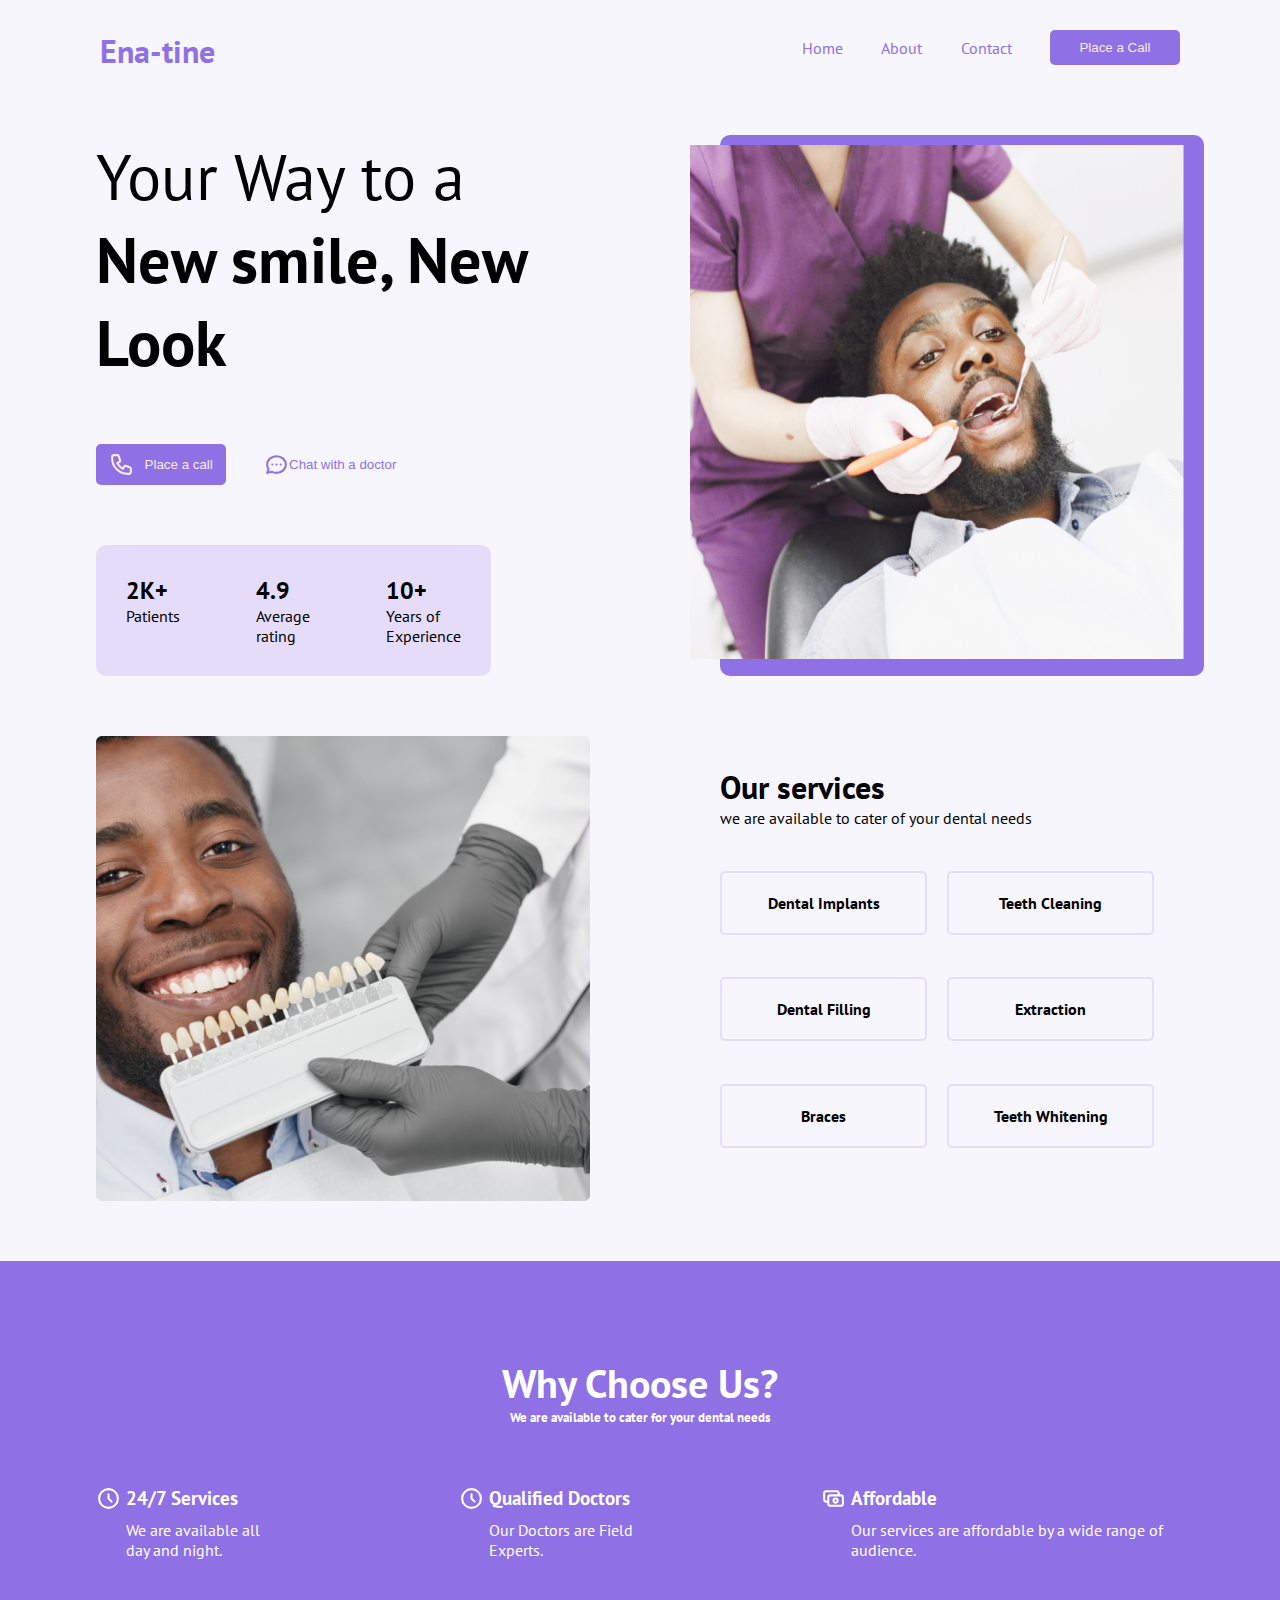
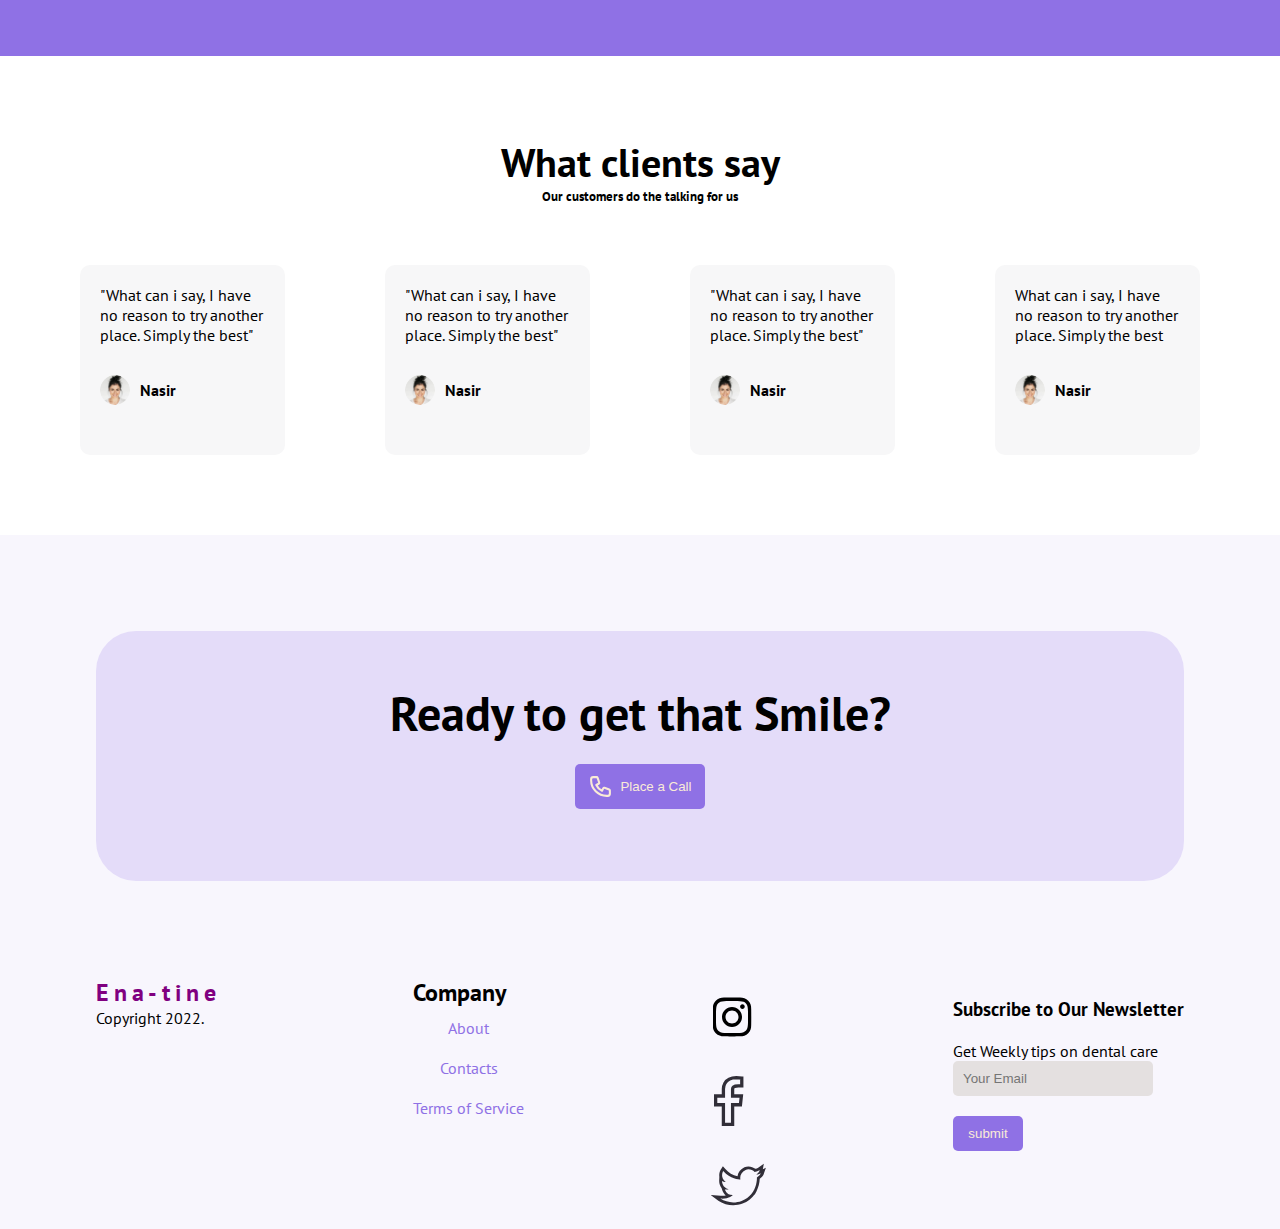
<file: index.html>
<!DOCTYPE html>
<html lang="en">
<head>
    <meta charset="UTF-8">
    <meta http-equiv="X-UA-Compatible" content="IE=edge">
    <meta name="viewport" content="width=device-width, initial-scale=1.0">
    <title>Home</title>
    <link rel="stylesheet" href="styles.css">
    <link rel="icon" href="img/favicon.svg" type="image/x-icon">
</head>
<body>
    <header>
        <h1>Ena-tine</h1>
        <svg id="burger"xmlns="http://www.w3.org/2000/svg" class="h-6 w-6" fill="none" viewBox="0 0 24 24" stroke="currentColor" stroke-width="2">
            <path stroke-linecap="round" stroke-linejoin="round" d="M4 6h16M4 12h16M4 18h16" />
          </svg>
        <nav id="nav">
            
            <a class="nav-link" href="#">Home</a>
            <a class="nav-link" href="about.html">About</a>
            <a class="nav-link" href="contact.html">Contact</a>
            <a class="nav-link" href="tel:09036993478">
                <button class="call-btn">Place a Call</button>
            </a>
        </nav>

        
    </header>
    <main>

    <section id="hero-section">
        <div class="hero-info">
            <h2 class="hero-title">
                <span>Your Way to a </span> New smile, New Look
            </h2>

            <div class="callnchat">
                <a class="call-to" href="tel:09036993478">
                    <button class="call-btn">
                    <svg xmlns="http://www.w3.org/2000/svg" class="h-6 w-6" fill="none" viewBox="0 0 24 24" stroke="currentColor" stroke-width="2">
                        <path stroke-linecap="round" stroke-linejoin="round" d="M3 5a2 2 0 012-2h3.28a1 1 0 01.948.684l1.498 4.493a1 1 0 01-.502 1.21l-2.257 1.13a11.042 11.042 0 005.516 5.516l1.13-2.257a1 1 0 011.21-.502l4.493 1.498a1 1 0 01.684.949V19a2 2 0 01-2 2h-1C9.716 21 3 14.284 3 6V5z" />
                      </svg>

                      <span>Place a call</span>
                </button>
                </a>

                <a class="chat-link" href="chat.html">
                    <button class="chatbtn">
                        <svg xmlns="http://www.w3.org/2000/svg" class="h-6 w-6" fill="none" viewBox="0 0 24 24" stroke="currentColor" stroke-width="2">
                            <path stroke-linecap="round" stroke-linejoin="round" d="M8 12h.01M12 12h.01M16 12h.01M21 12c0 4.418-4.03 8-9 8a9.863 9.863 0 01-4.255-.949L3 20l1.395-3.72C3.512 15.042 3 13.574 3 12c0-4.418 4.03-8 9-8s9 3.582 9 8z" />
                          </svg>

                          <span>Chat with a doctor</span>
                    </button>
                </a>
                
            </div>
            <div class="ratingdiv">
                <ul class="ul-rating">
                    <li>
                        <h2 class="li-rating">2K+</h2>
                        <p>Patients</p>
                    </li>

                    <li>
                        <h2 class="li-rating">4.9</h2>
                        <p>Average <br>rating</p>
                    </li>

                    <li>
                        <h2  class="li-rating">10+</h2>
                        <p>Years of <br>Experience</p>
                    </li>
                </ul>
            </div>
        </div>

        <div class="image-wrapper">
            <div class="div"></div>
            <img src="img/young-african-american-man-guy-visiting-dentist-s-office-prevention-oral-cavity-man-famale-doctor-while-checkup-teeth 1.png" alt="hero image" class="hero-img">
        </div>
    </section>


    <section class="services-section">
        <div class="wrapper">
            <img src="img/man-smiling-while-female-dentist-keeping-range-fillings 1.png" alt="image" class="image1">
        </div>

        <div class="services-wrapper">
            <div class="title-wrapper">
                <h1 class="titl">Our services</h1>
                <p class="subtitle">we are available to cater of your dental needs</p>
            </div>
            
            <p class="service">Dental Implants</p>
            <p class="service">Teeth Cleaning</p>
            <p class="service">Dental Filling</p>
            <p class="service">Extraction</p>
            <p class="service">Braces</p>
            <p class="service">Teeth Whitening</p>
        </div>
    </section>

    <section class="choose-us">
        <h3 class="title">Why Choose Us?
            <p>We are available to cater for your dental needs</p>
        </h3>

        <div class="reason">
            <svg xmlns="http://www.w3.org/2000/svg" class="h-2 w-2" fill="none" viewBox="0 0 24 24" stroke="currentColor" stroke-width="2">
                    <path stroke-linecap="round" stroke-linejoin="round" d="M12 8v4l3 3m6-3a9 9 0 11-18 0 9 9 0 0118 0z" />
                  </svg>
            <h3 class="reason-title">
                 24/7 Services</h3>
            <p class="reason-exp">We are available all<br>  day and night.</p>
        </div>

        <div class="reason">
            <svg xmlns="http://www.w3.org/2000/svg" class="h-2 w-2" fill="none" viewBox="0 0 24 24" stroke="currentColor" stroke-width="2">
                    <path stroke-linecap="round" stroke-linejoin="round" d="M12 8v4l3 3m6-3a9 9 0 11-18 0 9 9 0 0118 0z" />
                  </svg>
            <h3 class="reason-title">Qualified Doctors</h3>
            <p class="reason-exp">Our Doctors are Field<br> Experts.</p>
        </div>

        <div class="reason"><div class="flex">
            <svg xmlns="http://www.w3.org/2000/svg" class="h-6 w-6" fill="none" viewBox="0 0 24 24" stroke="currentColor" stroke-width="2">
                    <path stroke-linecap="round" stroke-linejoin="round" d="M17 9V7a2 2 0 00-2-2H5a2 2 0 00-2 2v6a2 2 0 002 2h2m2 4h10a2 2 0 002-2v-6a2 2 0 00-2-2H9a2 2 0 00-2 2v6a2 2 0 002 2zm7-5a2 2 0 11-4 0 2 2 0 014 0z" />
            </svg>
            
            <h3 class="reason-title"> Affordable</h3></div>
            <p class="reason-exp">Our services are affordable by a wide range of audience.</p>
        </div>
    
    </section>

    <section class="testimony-section">
   
            <h3 class="title">What clients say
                <p>Our customers do the talking for us</p>
            </h3>
        
    
        

        <div class="testimony">
            <p>"What can i say, I have no reason to try another place. Simply the best"</p>

            <div class="profile">
                <img src="img/Ellipse 6.png" alt="profile image" class="profile-img">
                <span class="name">Nasir</span>
            </div>
        </div>

        <div class="testimony">
            <p>"What can i say, I have no reason to try another place. Simply the best"</p>

            <div class="profile">
                <img src="img/Ellipse 6.png" alt="profile image" class="profile-img">
                <span class="name">Nasir</span>
            </div>
        </div>

        <div class="testimony">
            <p>"What can i say, I have no reason to try another place. Simply the best"</p>

            <div class="profile">
                <img src="img/Ellipse 6.png" alt="profile image" class="profile-img">
                <span class="name">Nasir</span>
            </div>
        </div>

        <div class="testimony">
            <p>What can i say, I have no reason to try another place. Simply the best</p>

            <div class="profile">
                <img src="img/Ellipse 6.png" alt="profile image" class="profile-img">
                <span class="name">Nasir</span>
            </div>
        </div>

    </section>

   <center> <div class="ready">
        <h2>Ready to get that Smile?</h2>
        <centre></centre><a href="tel:09036993478"><button class="call-btn">
            <svg xmlns="http://www.w3.org/2000/svg" class="h-6 w-6" fill="none" viewBox="0 0 24 24" stroke="currentColor" stroke-width="2">
                <path stroke-linecap="round" stroke-linejoin="round" d="M3 5a2 2 0 012-2h3.28a1 1 0 01.948.684l1.498 4.493a1 1 0 01-.502 1.21l-2.257 1.13a11.042 11.042 0 005.516 5.516l1.13-2.257a1 1 0 011.21-.502l4.493 1.498a1 1 0 01.684.949V19a2 2 0 01-2 2h-1C9.716 21 3 14.284 3 6V5z" />
              </svg>
            Place a Call
        </button></a></div></center>
</main>

<footer>
    <div class="copyright">
        <h2 class="logo">Ena-tine
            <br>
        </h2>
        <span> Copyright 2022.</span>
    </div>

    <div class="footer-links">
        
    <h2 class="company">Company</h2>
         <a href="about.html">About</a> 
         <a href="contact.html">Contacts</a> 
         <a href="#">Terms of Service</a> 
    </div>

    <div class="socials">

        <div class="social-logo">
            <a href="#"><img src="img/instagram-brands.svg" class="logo" alt="instagram">
        </a></div>

        <div class="social-logo">
            <a href="#"><img src="img/facebook.svg" class="logo" alt="facebook">
        </a></div>

        <div class="social-logo">
          <a href="#"> <img src="img/twitter.svg" class="logo" alt="twitter">
        </a></div>
    </div>

    <div class="subscribe">
        <h3>Subscribe to Our Newsletter</h3>
        <p> Get Weekly tips on dental care</p>

            <label for="Mail">
                <input type="email" id="Mail" placeholder="Your Email">
               <input type="submit" value="submit">
            </label>
        </form>
    </div>
</footer>

<script>

var burger = document.querySelector('#burger');

var nav = document.querySelector('#nav');



burger.addEventListener('click', function(e){

    if(nav.style.display == 'flex'){
        nav.style.display = 'none';
    }else{
        nav.style.display = 'flex';
    }
})

document.addEventListener('click',function(e){
    if(e.target.tagName != 'svg'){
        nav.style.display = "none";
    }
    
    
})
var navlinks = document.querySelectorAll(".nav-link");

navlinks.forEach(function(each){

    each.addEventListener('mouseover',function(e){
        navlinks.forEach(function(eac){
            eac.style.borderColor = 'white';
        })

        each.style.borderColor = ' #8F71E5 ';
    })
})
</script>
</body>
</html>
</file>
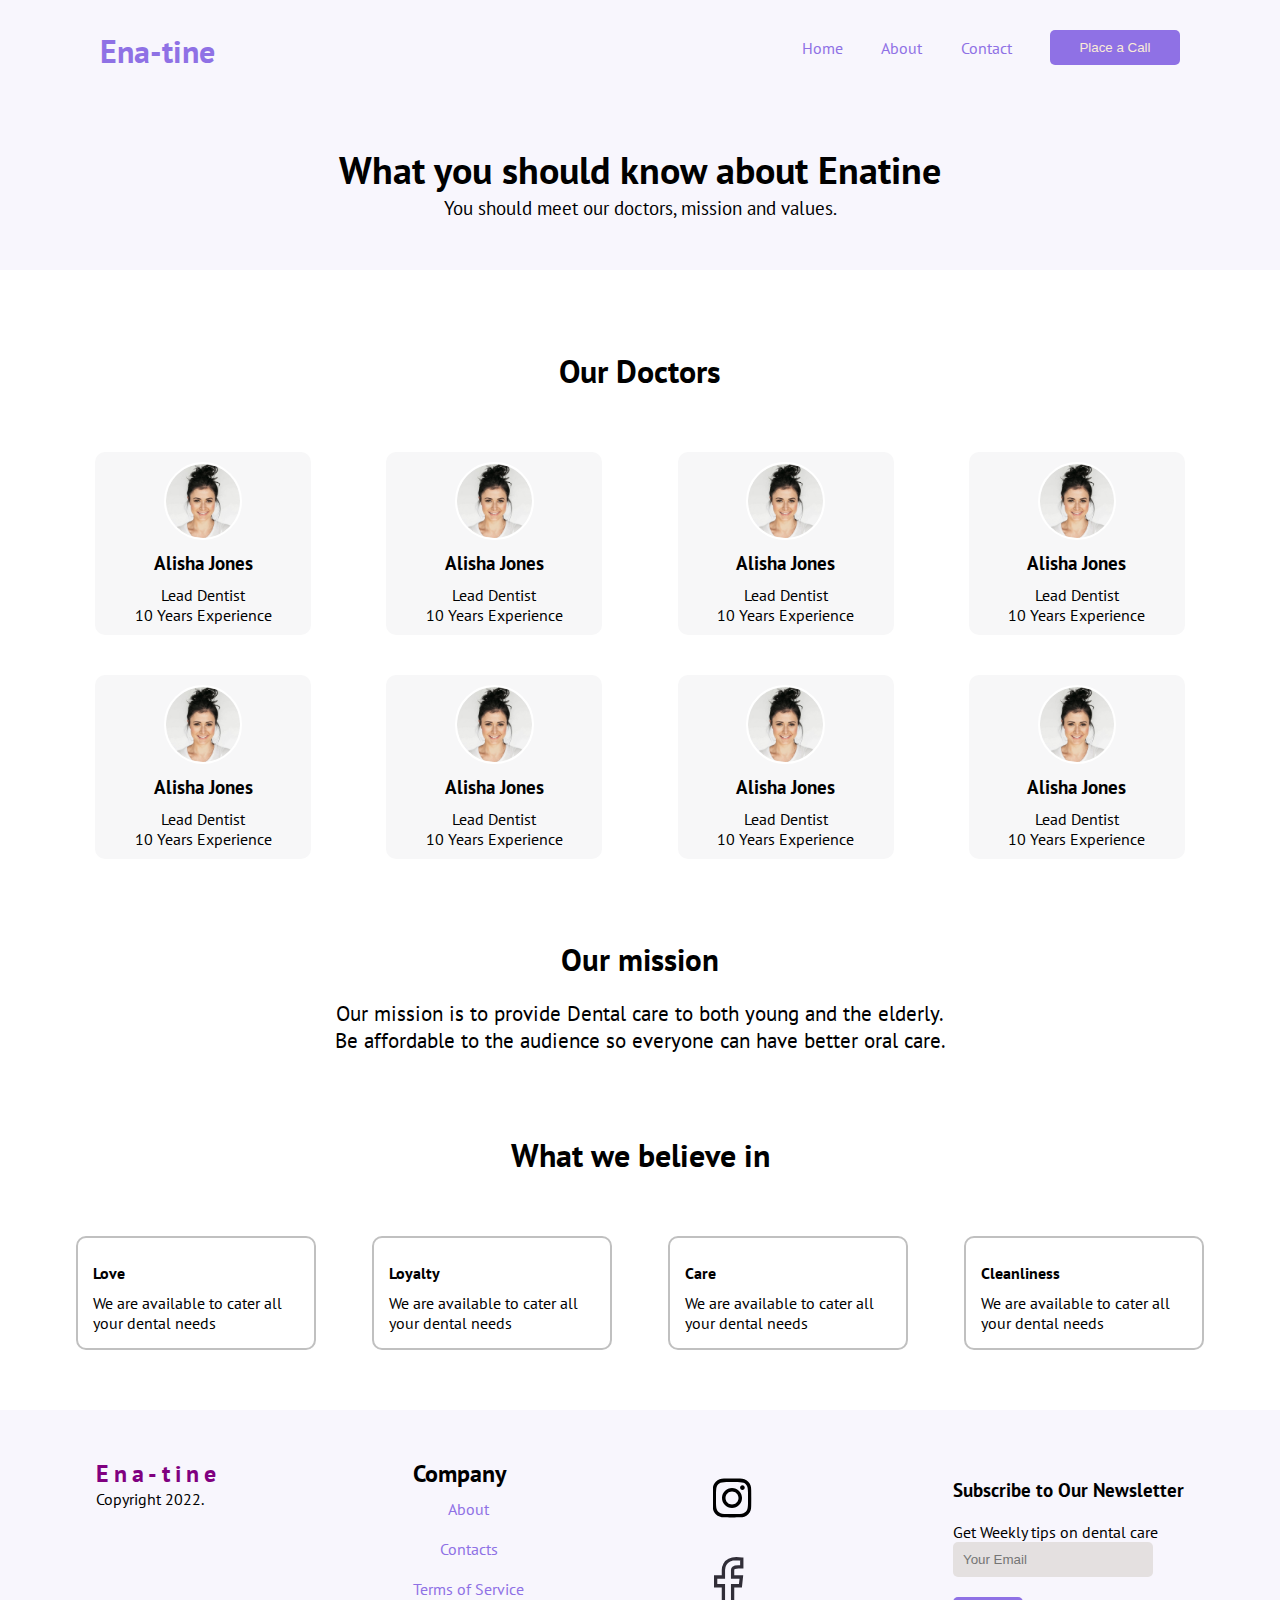
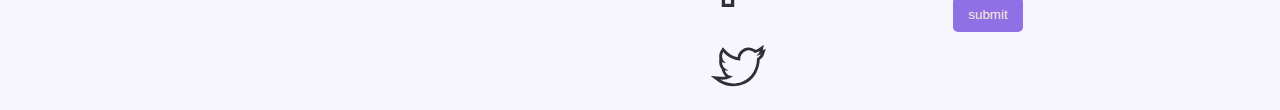
<file: about.html>
<!DOCTYPE html>
<html lang="en">
<head>
    <meta charset="UTF-8">
    <meta http-equiv="X-UA-Compatible" content="IE=edge">
    <meta name="viewport" content="width=device-width, initial-scale=1.0">
    <title>About</title>
    <link rel="icon" href="img/favicon.svg" type="image/x-icon">
    <link rel="stylesheet" href="styles.css">
    <link rel="stylesheet" href="about.css">
</head>
<body>
    <header>
        <h1>Ena-tine</h1>
        <svg id="burger"xmlns="http://www.w3.org/2000/svg" class="h-6 w-6" fill="none" viewBox="0 0 24 24" stroke="currentColor" stroke-width="2">
            <path stroke-linecap="round" stroke-linejoin="round" d="M4 6h16M4 12h16M4 18h16" />
          </svg>
        <nav id="nav">
            
            <a class="nav-link" href="index.html">Home</a>
            <a class="nav-link" href="#">About</a>
            <a class="nav-link" href="contact.html">Contact</a>
            <a class="nav-link" href="tel:09036993478">
                <button class="call-btn">Place a Call</button>
            </a>
        </nav>



    </header>

    <main>
        <div class="intro">
    <h1>What you should know about Enatine</h1>
    <p>You should meet our doctors, mission and values.</p>
</div>

<section class="our-doctors">
    <h2 class="doctor-title">
        Our Doctors
    </h2>
<div class="doctor">
    <img src="img/doctor.png" alt="doctor image">
    <h5 class="doc-name">Alisha Jones</h5>
    <p class="doc-position">
        <div class="position">Lead Dentist</div>
        <div class="experience">10 Years Experience</div>
    </p>
</div>
<div class="doctor">
    <img src="img/doctor.png" alt="doctor image">
    <h5 class="doc-name">Alisha Jones</h5>
    <p class="doc-position">
        <div class="position">Lead Dentist</div>
        <div class="experience">10 Years Experience</div>
    </p>
</div>
<div class="doctor">
    <img src="img/doctor.png" alt="doctor image">
    <h5 class="doc-name">Alisha Jones</h5>
    <p class="doc-position">
        <div class="position">Lead Dentist</div>
        <div class="experience">10 Years Experience</div>
    </p>
</div>
<div class="doctor">
    <img src="img/doctor.png" alt="doctor image">
    <h5 class="doc-name">Alisha Jones</h5>
    <p class="doc-position">
        <div class="position">Lead Dentist</div>
        <div class="experience">10 Years Experience</div>
    </p>
</div>
<div class="doctor">
    <img src="img/doctor.png" alt="doctor image">
    <h5 class="doc-name">Alisha Jones</h5>
    <p class="doc-position">
        <div class="position">Lead Dentist</div>
        <div class="experience">10 Years Experience</div>
    </p>
</div>
<div class="doctor">
    <img src="img/doctor.png" alt="doctor image">
    <h5 class="doc-name">Alisha Jones</h5>
    <p class="doc-position">
        <div class="position">Lead Dentist</div>
        <div class="experience">10 Years Experience</div>
    </p>
</div>
<div class="doctor">
    <img src="img/doctor.png" alt="doctor image">
    <h5 class="doc-name">Alisha Jones</h5>
    <p class="doc-position">
        <div class="position">Lead Dentist</div>
        <div class="experience">10 Years Experience</div>
    </p>
</div>
<div class="doctor">
    <img src="img/doctor.png" alt="doctor image">
    <h5 class="doc-name">Alisha Jones</h5>
    <p class="doc-position">
        <div class="position">Lead Dentist</div>
        <div class="experience">10 Years Experience</div>
    </p>
</div>

</section>

<div class="mission">
<h2>Our mission</h2>
<p>Our mission is to provide Dental care to both 
    young and the elderly.<div> Be affordable to the audience so 
    everyone can have better oral care.</div>
</p>
</div>

<section class="belief">
    <h2 class="belief-title">What we believe in</h2>
    <div class="believes">
        <h4>Love</h4>
        <p>We are available to cater all your dental needs</p>
    </div>
    <div class="believes">
        <h4>Loyalty</h4>
        <p>We are available to cater all your dental needs</p>
    </div>
    <div class="believes">
        <h4>Care</h4>
        <p>We are available to cater all your dental needs</p>
    </div>
    <div class="believes">
        <h4>Cleanliness</h4>
        <p>We are available to cater all your dental needs</p>
    </div>
</section>
</main>


    
<footer>
    <div class="copyright">
        <h2 class="logo">Ena-tine
            <br>
        </h2>
        <span> Copyright 2022.</span>
    </div>

    <div class="footer-links">
        <h2 class="company">Company</h2>
         <a href="about.html">About</a> 
         <a href="contact.html">Contacts</a> 
         <a href="">Terms of Service</a> 
        
        
    </div>

    <div class="socials">

        <div class="social-logo">
            <a href="#"><img src="img/instagram-brands.svg" class="logo" alt="instagram">
        </a></div>

        <div class="social-logo">
            <a href="#"><img src="img/facebook.svg" class="logo" alt="facebook">
        </a></div>

        <div class="social-logo">
          <a href="#"> <img src="img/twitter.svg" class="logo" alt="twitter">
        </a></div>
    </div>

    <div class="subscribe">
        <h3>Subscribe to Our Newsletter</h3>
        <p> Get Weekly tips on dental care</p>

            <label for="Mail">
                <input type="email" id="Mail" placeholder="Your Email">
               <input type="submit" value="submit">
            </label>
        </form>
    </div>
</footer>

<script>

var burger = document.querySelector('#burger');

var nav = document.querySelector('#nav');



burger.addEventListener('click', function(e){

    if(nav.style.display == 'flex'){
        nav.style.display = 'none';
    }else{
        nav.style.display = 'flex';
    }
})

document.addEventListener('click',function(e){
    if(e.target.tagName != 'svg'){
        nav.style.display = "none";
    }
    
    
})
var navlinks = document.querySelectorAll(".nav-link");

navlinks.forEach(function(each){

    each.addEventListener('mouseover',function(e){
        navlinks.forEach(function(eac){
            eac.style.borderColor = 'white';
        })

        each.style.borderColor = ' #8F71E5 ';
    })
})
</script>
</body>
</html>
</file>
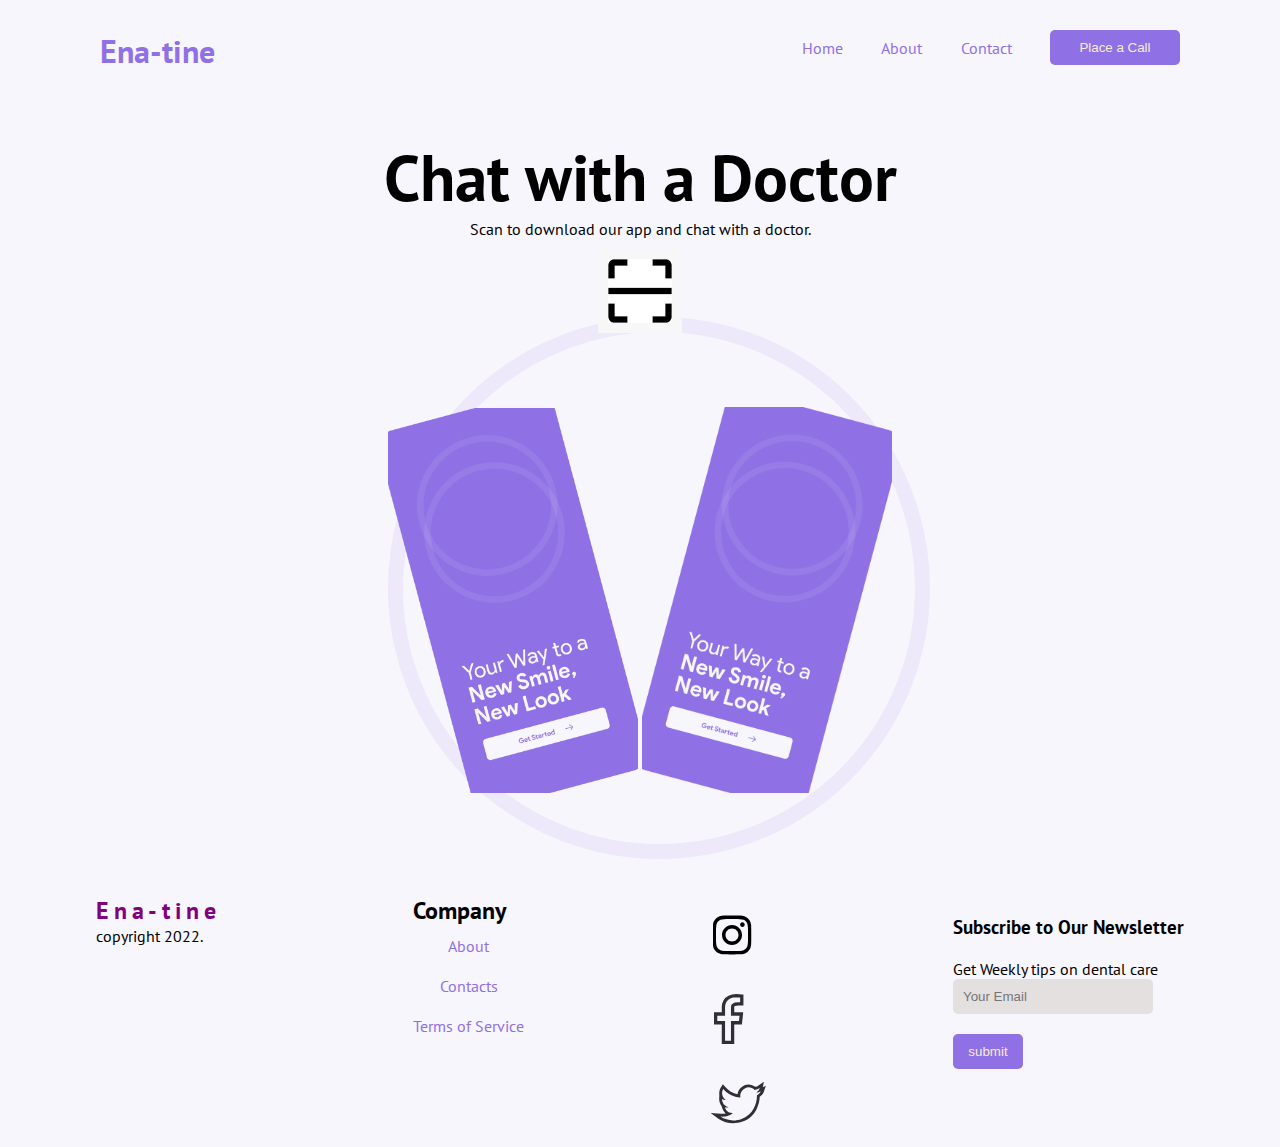
<file: chat.html>
<!DOCTYPE html>
<html lang="en">
<head>
    <meta charset="UTF-8">
    <meta http-equiv="X-UA-Compatible" content="IE=edge">
    <meta name="viewport" content="width=device-width, initial-scale=1.0">
    <title>Chat with a Doctor</title>
    <link rel="icon" href="img/favicon.svg" type="image/x-icon">
    <link rel="stylesheet" href="styles.css">
    <link rel="stylesheet" href="chat.css">
</head>
<body>
    <header>
        <h1>Ena-tine</h1>
        <svg id="burger"xmlns="http://www.w3.org/2000/svg" class="h-6 w-6" fill="none" viewBox="0 0 24 24" stroke="currentColor" stroke-width="2">
            <path stroke-linecap="round" stroke-linejoin="round" d="M4 6h16M4 12h16M4 18h16" />
          </svg>
        <nav id="nav">
            
            <a class="nav-link" href="index.html">Home</a>
            <a class="nav-link" href="about.html">About</a>
            <a class="nav-link" href="contact.html">Contact</a>
            <a class="nav-link" href="tel:09036993478">
                <button class="call-btn">Place a Call</button>
            </a>
        </nav>

        
    </header>
    <main>
        <div class="the-title">
        <h1>Chat with a Doctor</h1>
        <p>Scan to download our app and chat with a doctor.</p>
        <img src="img/Vector.jpg" alt="scan" id="scan">
    </div>

    <div class="screen">
        <img src="img/iPhone 11 Pro Max - 1.png" alt="iphone11">
        <img src="img/iPhone 11 Pro Max - 1 (1).png" alt="iphone11"></div>


   


    </main>

    <footer>
        <div class="copyright">
            <h2 class="logo">Ena-tine
                <br>
            </h2>
            <span> copyright 2022.</span>
        </div>
    
        <div class="footer-links">
            <h2 class="company">Company</h2>
             <a href="about.html">About</a> 
             <a href="contact.html">Contacts</a> 
             <a href="#">Terms of Service</a> 
            
            
        </div>
    
        <div class="socials">
    
            <div class="social-logo">
                <a href="#"><img src="img/instagram-brands.svg" class="logo" alt="instagram">
            </a></div>
    
            <div class="social-logo">
                <a href="#"><img src="img/facebook.svg" class="logo" alt="facebook">
            </a></div>
    
            <div class="social-logo">
              <a href="#"> <img src="img/twitter.svg" class="logo" alt="twitter">
            </a></div>
        </div>
    
        <div class="subscribe">
            <h3>Subscribe to Our Newsletter</h3>
            <p> Get Weekly tips on dental care</p>
    
                <label for="Mail">
                    <input type="email" id="Mail" placeholder="Your Email">
                   <input type="submit" value="submit">
                </label>
            </form>
        </div>
    </footer>
    
    <script>
    
    var burger = document.querySelector('#burger');
    
    var nav = document.querySelector('#nav');
    
    
    
    burger.addEventListener('click', function(e){
    
        if(nav.style.display == 'flex'){
            nav.style.display = 'none';
        }else{
            nav.style.display = 'flex';
        }
    })
    
    document.addEventListener('click',function(e){
        if(e.target.tagName != 'svg'){
            nav.style.display = "none";
        }
        
        
    })
    var navlinks = document.querySelectorAll(".nav-link");
    
    navlinks.forEach(function(each){
    
        each.addEventListener('mouseover',function(e){
            navlinks.forEach(function(eac){
                eac.style.borderColor = 'white';
            })
    
            each.style.borderColor = ' #8F71E5 ';
        })
    })
    </script>
    </body>
    </html>
</file>
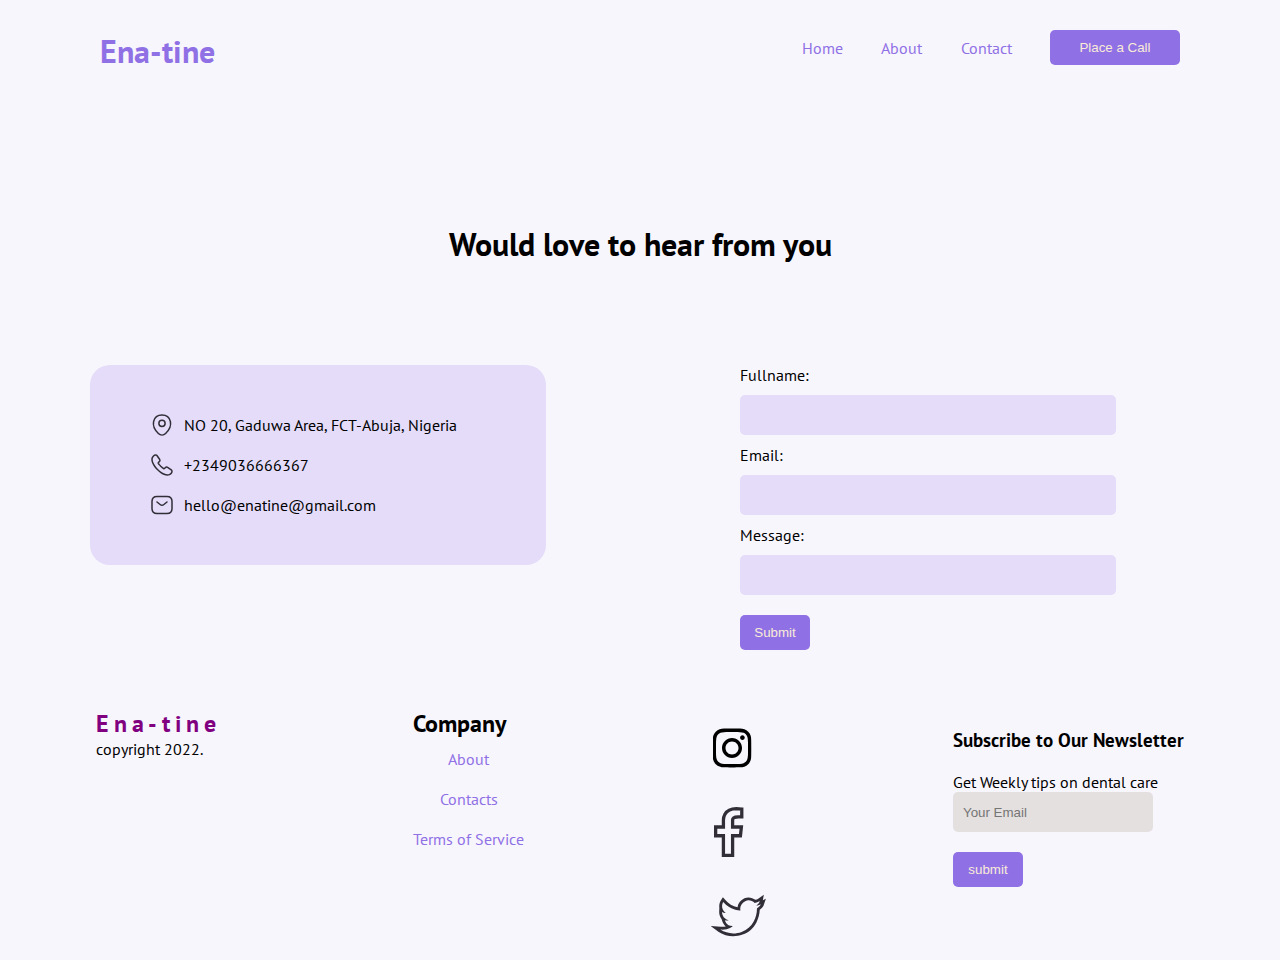
<file: contact.html>
<!DOCTYPE html>
<html lang="en">
<head>
    <meta charset="UTF-8">
    <meta http-equiv="X-UA-Compatible" content="IE=edge">
    <meta name="viewport" content="width=device-width, initial-scale=1.0">
    <title>Contact us</title>
    <link rel="icon" href="img/favicon.svg" type="image/x-icon">
    <link rel="stylesheet" href="styles.css">
    <link rel="stylesheet" href="contact.css">
</head>
<body>
    <header>
        <h1>Ena-tine</h1>
        <svg id="burger"xmlns="http://www.w3.org/2000/svg" class="h-6 w-6" fill="none" viewBox="0 0 24 24" stroke="currentColor" stroke-width="2">
            <path stroke-linecap="round" stroke-linejoin="round" d="M4 6h16M4 12h16M4 18h16" />
          </svg>
        <nav id="nav">
            
            <a class="nav-link" href="index.html">Home</a>
            <a class="nav-link" href="about.html">About</a>
            <a class="nav-link" href="">Contact</a>
            <a class="nav-link" href="tel:09036993478">
                <button class="call-btn">Place a Call</button>
            </a>
        </nav>

        
    </header>
    <main>
        <h1>Would love to hear from you</h1>
        <div class="container">
            
                <ul class="details">
                    <li>
                        <img src="img/location.svg" alt="location">
                        <span>NO 20, Gaduwa Area, FCT-Abuja, Nigeria</span>
                    </li>

                    <li>
                        <img src="img/call.svg" alt="call logo">
                        <span>+2349036666367</span>
                    </li>

                    <li>
                        <img src="img/sms.svg" alt="sms logo">
                        <div>hello@enatine@gmail.com</div>
                    </li>
                </ul>
            
            <form action="#" name="contact">
                <label for="fullname">
                    <p>Fullname:</p>
                    <input type="text" name="fullname" id="fullname">
                </label>

                <label for="mail">
                    <p>Email:</p>
                    <input type="email" name="mail" id="mail">
                </label>

                <label for="message">
                    <p>Message:</p>
                    <input type="text" name="message" id="message">
                </label>

                
                <input type="submit" value="Submit">
            </form>
        </div>
    </main>
    <footer>
        <div class="copyright">
            <h2 class="logo">Ena-tine
                <br>
            </h2>
            <span> copyright 2022.</span>
        </div>
    
        <div class="footer-links">
            <h2 class="company">Company</h2>
             <a href="about.html">About</a> 
             <a href="contact.html">Contacts</a> 
             <a href="#">Terms of Service</a> 
            
            
        </div>
    
        <div class="socials">
    
            <div class="social-logo">
                <a href="#"><img src="img/instagram-brands.svg" class="logo" alt="instagram">
            </a></div>
    
            <div class="social-logo">
                <a href="#"><img src="img/facebook.svg" class="logo" alt="facebook">
            </a></div>
    
            <div class="social-logo">
              <a href="#"> <img src="img/twitter.svg" class="logo" alt="twitter">
            </a></div>
        </div>
    
        <div class="subscribe">
            <h3>Subscribe to Our Newsletter</h3>
            <p> Get Weekly tips on dental care</p>
    
                <label for="Mail">
                    <input type="email" id="Mail" placeholder="Your Email">
                   <input type="submit" value="submit">
                </label>
            </form>
        </div>
    </footer>
    
    <script>
    
    var burger = document.querySelector('#burger');
    
    var nav = document.querySelector('#nav');
    
    
    
    burger.addEventListener('click', function(e){
    
        if(nav.style.display == 'flex'){
            nav.style.display = 'none';
        }else{
            nav.style.display = 'flex';
        }
    })
    
    document.addEventListener('click',function(e){
        if(e.target.tagName != 'svg'){
            nav.style.display = "none";
        }
        
        
    })
    var navlinks = document.querySelectorAll(".nav-link");
    
    navlinks.forEach(function(each){
    
        each.addEventListener('mouseover',function(e){
            navlinks.forEach(function(eac){
                eac.style.borderColor = 'white';
            })
    
            each.style.borderColor = ' #8F71E5 ';
        })
    })
    </script>
    </body>
    </html>
</file>
<file: styles.css>
@import url('https://fonts.googleapis.com/css2?family=Fraunces:opsz,wght@9..144,700&family=PT+Sans&display=swap');


* {
margin: 0;
padding:0;
box-sizing: border-box;
}

body{
    background-color:  #F8F6FD;
    font-family: 'PT Sans', sans-serif;
}

header{
    display: flex;
    justify-content: space-between;
    max-width:1300px;
    padding: 10px 100px;
}

nav{
    width:35%;
    display: flex;
    justify-content: space-between;
    align-items: center;
    
}

a{
    text-decoration: none;
    color: #8F71E5;
    
    
}

.call-btn,input[type='submit'] {
    width:130px;
    padding: 10px;
    border: none;
    height: fit-content;
    background: #8F71E5;
    border-radius: 5px;
    color: antiquewhite;
    display: flex;
    align-items: center;
    justify-content: space-around;
    
}

 svg{
    width:25px;
}


header h1{
    color:#8F71E5;
    margin-top: 20px;
}

header, #hero-section{
    background-color: silvr;
}

#hero-section{
    display:grid;
    grid-template-columns:1fr 1fr ;
    gap:100px;
    width:85vw;
    height:fit-content;
    margin:40px auto;

}
.hero-title{
    font-size: 4em;
}

.hero-title span{
    font-weight: 400;
}

.callnchat{
    display: flex;
    margin-top: 40px;   
}


.callnchat button{
    padding:8px;
    background-color:silve;
    border:none;
    display:flex;
    align-items: center;
    margin-right: 30px;
}

.chatbtn{
    color:#8F71E5;
    background: inherit;
    margin:20px auto;
}

.ratingdiv{
    width:80%;
    background-color: #E4DCF9;
    margin-top: 40px;
    border-radius:10px;
    position: relative;
}

ul{
    list-style-type: none;
    display:flex;
    justify-content: space-between;
    padding:30px;

}

.image-wrapper{
    position: relative;
    height: 100%;
}
.image-wrapper img{
    width:100%;
    height: 95%;
    position: absolute;
    top: 10px;
}

.div{
    position: absolute;
    width:98%;
    height: 100%;
    border-radius: 10px;
    top:0px;
    left:30px;
    background-color: #8F71E5;
    z-index: -1;
}


.services-section{
    display: grid;
    grid-template-columns: 1fr 1fr;
    gap:100px;
    width:85vw;
    margin: 60px auto;
}

.wrapper{
    width:100%;
    height:100%;
   
}
.wrapper img{
    width:100%;
    height:100%;
}
.services-wrapper{
    padding:30px;
    display: grid;
    gap:20px;
    grid-template-columns: 1fr 1fr ;
}
.title-wrapper{
    grid-column: span 2;
}

.service{
    padding:20px;
    height:fit-content;
    border: 2px solid #E4DCF9;
    border-radius: 5px;
    font-weight: 700;
    text-align: center;
}

.choose-us{
    max-width:1500px;
    background-color:#8F71E5;
    padding:6em;
    color:white;
    display: grid;
    grid-template-columns: repeat(3,1fr);
}
 .title{
    grid-column: span 3;
    
    margin-bottom:1.5em ;
    font-size: 2.5rem;
    text-align: center;
    float: left;
}
.reason svg{
    float:left;
    margin-right: 20px;
    
}
.title p {
    font-size: small;
    text-align: center;
}
.reason-exp{
    margin-left: 30px;
    text-align: left;
    clear: both;
    margin-top: 10px;
}

.reason svg{
    margin-right: 5px;
}


.testimony-section{
    display: grid;
    grid-template-columns: repeat(4,1fr);
    gap:100px;
    max-width:1500px;
    padding: 80px;
    background: white;
}

.testimony-section .title{
    grid-column: span 4;
    text-align: center;
    margin-bottom: -40px;
    }

.testimony{
    padding:20px;
    background-color: #F7F7F8;
    border-radius: 10px;
}

.profile{
    margin: 30px auto;
    display: flex;
    align-items: center;
    
}

.profile img{
    width:30px;
    height:30px;
    border-radius: 50%;
}

.profile span{
    margin-left:10px;
    font-weight:700;
}

.ready{
    width:85vw;
    margin: 3em auto;
    background-color:#E4DCF9;
    font-size: 2em;
    text-align: center;
    height: 250px;   
    border-radius: 40px;
    padding:20px;
    display: flex;
    place-content: center;
    flex-direction: column;
}

.call-btn{
   
    padding:10px;
    margin:20px auto;
}

footer{
display: flex;
justify-content: space-between;
width:85vw;
    margin: 3em auto;
    font-size: 1em;
    text-align: left;
    height: 150px;   
    padding:0px;
    
}

.copyright h2 span{
    font-size: small;
    
}

.copyright h2{
letter-spacing: 0.2em;
color: purple;
}


.social-logo img{
    width:25px;
    height:50px;
    margin: 15px auto;
    color: white;
}



.social-logo img:hover{
    transform: scale(1.8);
}

.footer-links a {
    display:block;
    margin:10px auto;
}

.footer-links{
    display: grid;
}

.company{
    width: 100%;
}

#Mail{
    height:;
    min-width: 200px;
    border:none;
    background-color: rgb(228, 224, 224);
    padding:10px;
    border-radius: 5px;
    
}
#burger{
    display: none;
}

label{
  
    width:100%;
}

input[type='submit']{
    width:70px;
    margin-top: 20px;
}

.subscribe h3{
margin:20px auto;
}


a:hover,.social-logo a img{
transform:scale(1.3)
}
img[src="img/twitter.svg"]{
    width:43px;
   
}
img[src="img/instagram-brands.svg"]{
    width:30px;
    
}

@media only screen and (max-width:1040px){

nav {
    width:55%;
}
.testimony-section{
    gap:60px;
    padding: 60px;
   
}

}

@media screen and (max-width:967px){
    #hero-section, .services-section{
        gap:60px;
    }
    .choose-us{
       
        padding:3em;
       
    }

    .reason svg{
        margin-right:10px;
    }

    .hero-title{
        font-size: 3.5em;
    }
}

@media screen and (max-width:780px){
    .hero-title{
        font-size: 3em;
    }

    .testimony-section{
        display: flex;
        flex-wrap: wrap;
        justify-content: center;
        
    }
    .testimony{
        width:70%;
        margin-top: -20px;
    }

    .testimony-section .title{
        
        margin-bottom: 30px;
        }

        .ratingdiv{
            width:100%;
            
        }
        ul{
            padding:20px;
        }
}

@media screen and (max-width:730px) {
    header{
        padding:10px 40px;
    }

    .callnchat button{
        margin-right: 10px;
    }
    
}

@media screen and (max-width:650px) {
    #hero-section,.services-section{
        display: block;
    }
    .wrapper{
        height:300px;
        width:100%;
    }

    .wrapper img{
        margin:10px auto;
    }

    .choose-us{
        padding:30px 20px;
        font-size:0.8em
    }

    footer{
        display: flex;
        justify-content: space-between;
        width:85vw;
            margin: 2em auto;
            font-size: 0.8em;
            text-align: left;
            height: 150px;   
            padding:0px;
            
        }
}

@media screen and (max-width:630px) {
    header{
        display: grid;
        grid-template-columns: 1fr;
    }
    header h1{
       text-align: center;
       font-size: 4em;
    }
    main h1{
        font-size: 2.5em;
        padding: 10px;
    }
    nav{
        width:100%;
        margin:10px auto;
    }
        h2.hero-title{
            text-align: center;
        }

        .choose-us{
            display: grid;
            grid-template-columns: 1fr 1fr;
        }

        .reason{
            grid-column: span 2;
            margin:20px;
        }
    footer{
        display: flex;
        flex-direction: column;
        text-align: center;
        font-size:1.2em ;
    }

    .footer-links{
        display: grid;
        grid-template-columns: 1fr 1fr 1fr;
        font-size: larger;
        margin: 20px 40px 20px 0px;
    }
.company{
    grid-column: span 3;
}
    .socials{
        display:flex ;
        justify-content: space-evenly;
        margin: 20px 0;
    }

    div.subscribe{
        margin:30px auto;
    }

    input[type='email']{
        width: 80%;
        height:50px;
        margin-top: 10px;
    }

    input[type='submit']{
        width: 100px;
        height:50px;
        margin: 10px auto;
    }

    img[src="img/twitter.svg"]{
        width:45px;
        height:55px;
    }
    
    img[src="img/instagram-brands.svg"]{
        width:33px;
        height:55px;
        margin-top: 12px;
    }
}

@media screen and (max-width:420px){
    #burger{
        display: flex;
        justify-content: end;
        width:40px;
        margin-top: 10px;
    }

    nav{
        flex-direction: column;
        justify-content: center;
        align-items: center;
        display: none;
        position: absolute;
        top:100px;
        right:30px;
        background:white ;
        transition: all 1000ms;
        padding: 5px;
        width:250px;
        border-radius: 20px;
    }

    nav a{
        margin-top: 30px;
        justify-self: start;
        font-size: large;
        border-bottom: 2px solid white;
        transition:all 500ms;
    }

    header{
        display: flex;
        position: relative;
    }

    header h1{
        margin: 30px 0px;
        font-size: 2em;
        
    }

    #burger:hover{
        transform: scale(1.1);
    }

    footer{
        font-size: large;
    }
    body{
        overflow: hidde;
    }

    img[src="img/instagram-brands.svg"]{
        width:33px;
        margin-top: 15px;
    }
    div.socials{
       
        height:50px;
        margin-bottom: 10px;
    }

    
}

@media screen and (max-width:350px){

    .footer-links{
        display: grid;
        grid-template-columns: 1fr 1fr;
        font-size: larger;
        margin: 20px 40px 20px 0px;
    }
.company{
    grid-column: span 2;
}

.footer-links a:last-child{
    grid-column: span 2;
}

}
</file>
<file: about.css>
.intro{
    text-align: center;
    margin:50px auto;
    font-size: larger;
}

section.our-doctors, .belief{
    display:flex;
    padding:40px;
    flex-wrap: wrap;
    max-width:1500px;
    justify-content: space-evenly;
    align-items: center;

    
}

 h2.doctor-title, .belief-title{
    min-width: 100%;
    text-align: center;
    margin:40px auto;
    font-size: 2em;
}

.doctor, .believes{
    min-width: 18%;
    background-color:#F7F7F8;
    margin: 20px ;
    display: flex;
    flex-direction: column;
    justify-content: center;
    align-items: center;
    padding:10px;
    border-radius: 10px;
}

.doctor img{
    border-radius: 50%;
    width: 40%;
    border:2px solid white;
}

.doctor h5.doc-name{
    font-size: larger;
    margin:10px;
}
.doctor p.doc-position{
    font-size: small;
}
div.mission {
    max-width:1500px;
    text-align: center;
    max-height:20%;
   
    font-size: 1.3rem;
    background-color:white ;
}

div.mission h2{
    padding:20px;
}
.believes{
    max-width:20%;
    padding:15px;
    justify-content: flex-start;
    align-items: flex-start;
    background-color: inherit;
    border:2px solid silver;
}

.believes h4{
    margin: 10px 0;
}

section{
    background-color: white;
}



@media screen and (max-width:700px){
    .believes{
        max-width:40%;
    
    }
}
@media screen and (max-width:470px){
    
    section.belief, section.our-doctors{
        padding:20px;
    }
}

@media screen and (max-width:420px){
    
    section.belief, section.our-doctors{
        padding:10px;
    }

    .believes, .doctor{
        min-width:80%;
    
    }
     .mission{
        padding:40px;
    }
    .intro{
        font-size: 0.9rem;
        padding:20px;
    }

    .intro p{
        margin-top: 10px;
    }


}
</file>
<file: chat.css>
body{
   
    position:relative;
}

div.the-title{
    text-align: center;
    margin-top: 40px;
}

div.the-title h1{
    font-size: 65px;
}

img#scan{
    margin:10px auto;
    background-color: #F7F7F8;
    padding: 10px;
    
}

img{
   margin:50px auto;
   max-width:250px;
 
}
.screen{
    margin: 10px auto;
    width:fit-content;
    position: relative;
}

.screen::before{
    content:'';
    position: absolute;
    top: 0px;
    left: 0;
    bottom: 0;
    right: 0;
    z-index: -1;
    width:40vw;
    height:40vw;
    border:15px solid #8F71E5;
    border-radius: 50%;
    margin: -8% auto;

    opacity: 0.1;
}


@media screen and (max-width:620px) {
    img{

    max-width:250px;
    }

    .screen::before{
        width:80vw;
        height:80vw;
        margin: -0% auto;
      
    }
    
}

@media screen and (max-width:450px){
  body{
    padding:10px;
    font-size: 0.8rem;
  }
  img{

    max-width:150px;
    }

}
</file>
<file: contact.css>
main h1{
    text-align: center;
    margin:80px auto;
}

.container{
    display: grid;
    width: 100%;
    margin-top: 5em;
    
    grid-template-columns: 1fr 1fr;
    padding:10px 70px;
    
}
main{
    margin-top: 10%;
}

ul.details{
    display: flex;
    padding: 40px;
    width: 80%;
    height: fit-content;
    flex-direction: column;
    background-color: #E4DCF9;
    border-radius: 20px;
    
    margin:10px 20px;
}

li img{
    margin:-5px 10px;
}
li{
    margin: 10px;
   
        display: flex;
      
}

form{
   margin-left: 100px;
}

input{
    width:80%;
    height:40px;
    border: none;
    border-radius: 5px;
    background-color:#E4DCF9 ;
    margin-top: 0px;
}

label p{
    margin-bottom: 10px ;
    margin-top: 10px;
}

label{
    margin-bottom: 10px;
}

@media screen and (max-width:850px){
    .container{
        display:grid;
        width:100vw;
        padding:1px;
        justify-content:space-around;
        grid-template-columns: 1fr 1fr;
    }
body{
    padding:0px;
}
    .form{
        margin:10px;
        
    }

    ul.details{
        display: flex;
       
        font-size: small;
        padding:10px;
        width: 80%;
        min-height:180px;
        flex-direction: column;
        background-color: #E4DCF9;
        border-radius: 20px;
        
        margin-left: 50px;
    }
li {
 display: flex;
}
    form{
        margin-left: 40px;
     }

     input{
        width:80%;
        height:40px;
        border: none;
        border-radius: 5px;
        background-color:#E4DCF9 ;
        margin-top: 0px;
    }
    
}

@media screen and (max-width:580px){
    .container{
        grid-template-columns: 1fr;
        align-content: center;
        justify-items: center;
        width:90vw;
    }

    form{
        width:90%;
        margin:20px 0px 0px 110px ;
        padding: 0px;
        padding: 0px;
    }
    ul.details{
        width: 80%;
        margin:10px 10px 50px 40px;;
    }
    
}

@media screen and (max-width:437px){
    .container{
        grid-template-columns: 1fr;
        align-content: center;
        justify-items: center;
        width:100vw;
    }
main h1{
    padding:20px;
}
    form{
        width:90%;
        margin-left:60px;
        
    }
    ul.details{
        width: 70%;
        margin:auto;
        
    }
    
}

@media screen and (max-width:330px){
    .container{
        grid-template-columns: 1fr;
        align-content: center;
        justify-items: center;
        width:100vw;
    }

    form{
        width:95%;
        
    }
    ul.details{
        width: 80%;
        padding:7px;
        display: block;
        
    }

    ul li{
        margin-top:20px;
    }
    
}

@media screen and (max-width:280px){
    ul.details{
        
        padding:5px;
        margin-left: 20px;
       
        
    }

    ul.details li img{
        margin-left: 0;
    }

    form{
        margin-left: 30px;
    }

    footer{
        font-size: small;
    }
    header{
        padding:10px;
    }
}
</file>
